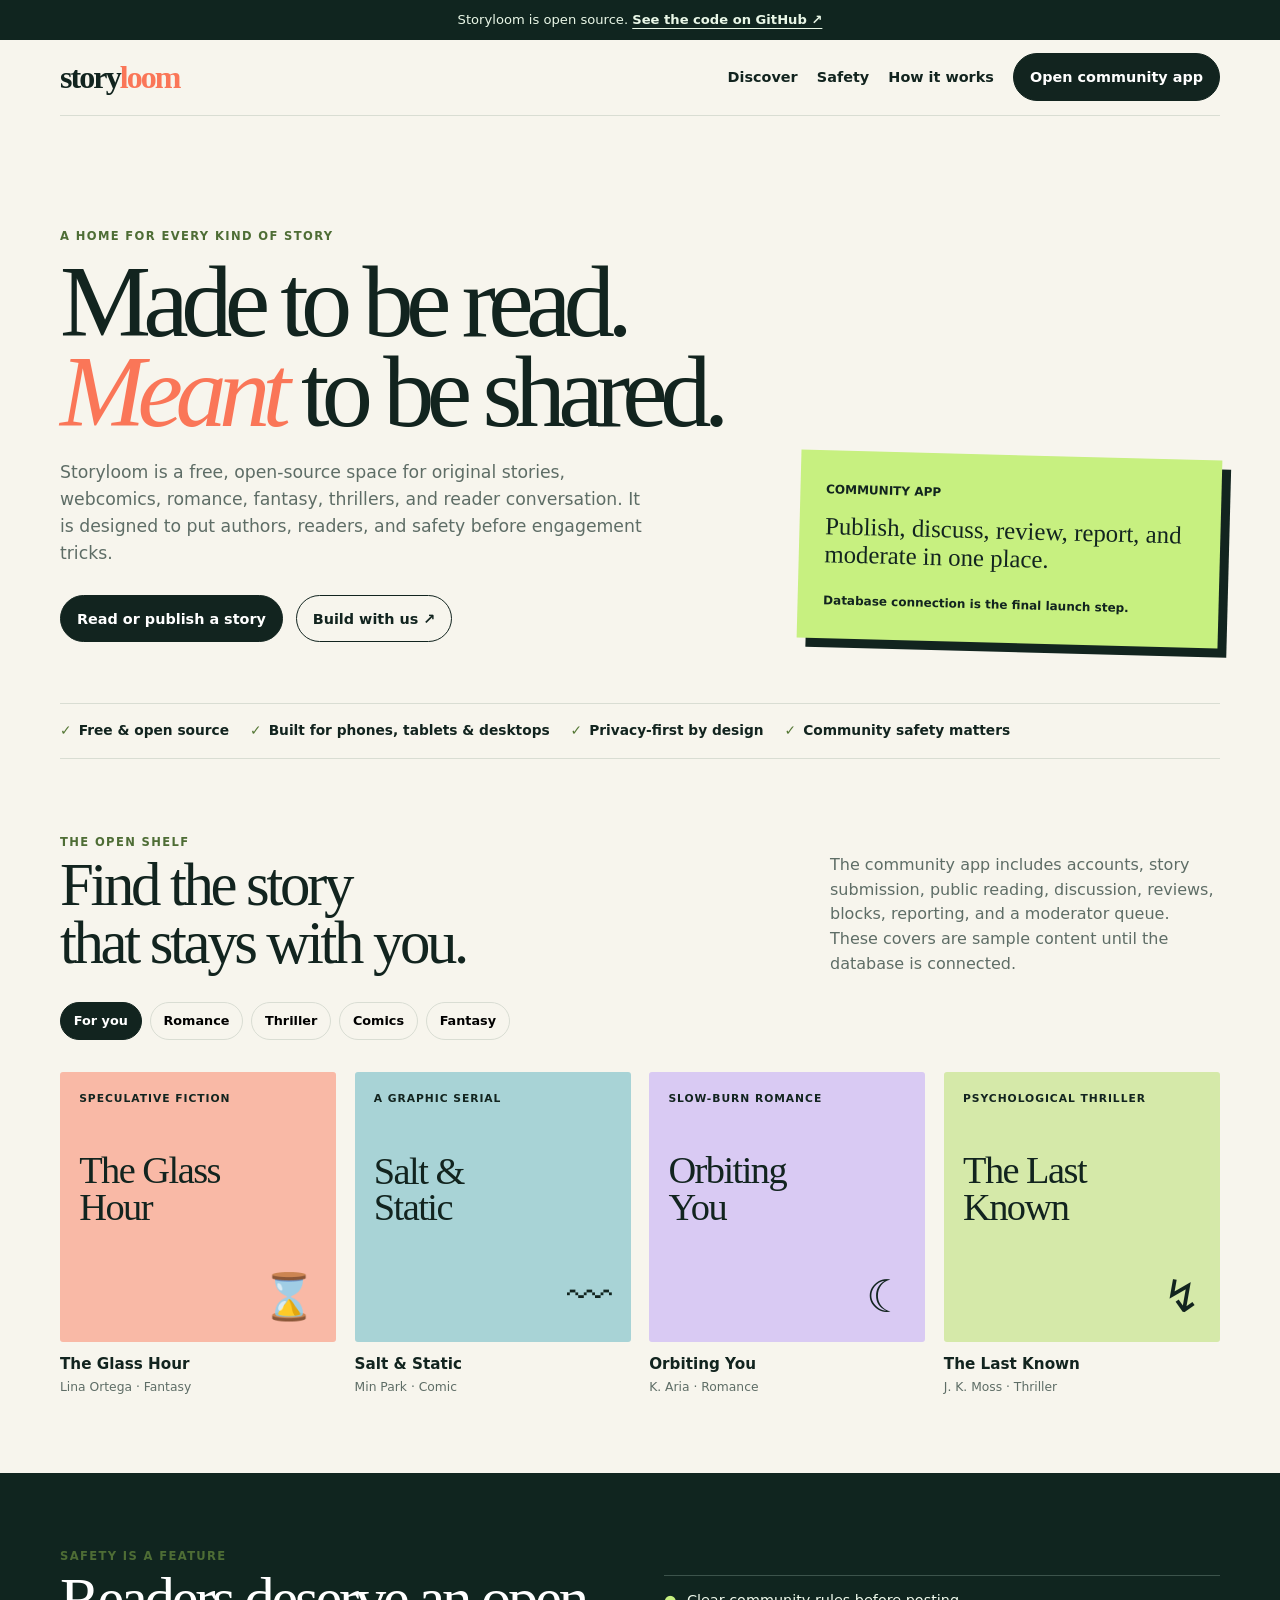
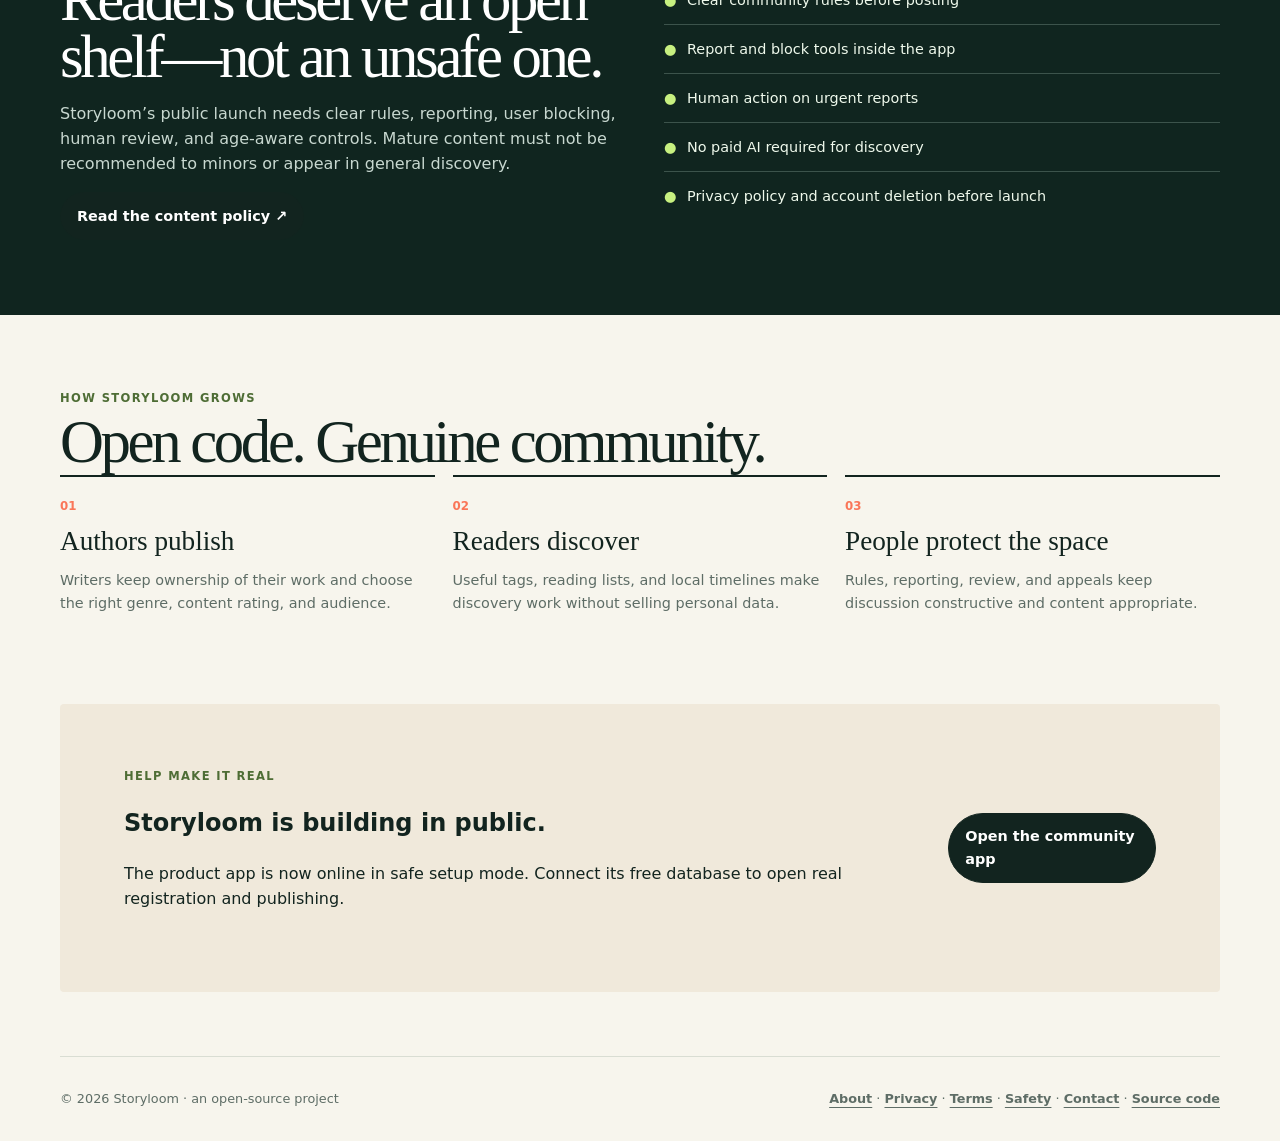
<file: site/index.html>
<!doctype html>
<html lang="en">
<head>
  <meta charset="utf-8">
  <meta name="viewport" content="width=device-width, initial-scale=1">
  <meta name="description" content="Storyloom is a free, open-source home for original stories, comics, romance, fantasy, thrillers, and thoughtful reader discussion.">
  <meta name="robots" content="index,follow,max-image-preview:large">
  <meta name="theme-color" content="#17342d">
  <link rel="canonical" href="https://dhruvguptaishere4050-creator.github.io/storyloom/">
  <link rel="manifest" href="manifest.webmanifest">
  <link rel="icon" href="favicon.svg" type="image/svg+xml">
  <meta property="og:type" content="website">
  <meta property="og:title" content="Storyloom — Open stories, safely shared">
  <meta property="og:description" content="A free, open-source home for original writing, comics, and reader communities.">
  <meta property="og:url" content="https://dhruvguptaishere4050-creator.github.io/storyloom/">
  <meta name="twitter:card" content="summary">
  <title>Storyloom — Open stories, safely shared</title>
  <script type="application/ld+json">
  {"@context":"https://schema.org","@type":"WebSite","name":"Storyloom","url":"https://dhruvguptaishere4050-creator.github.io/storyloom/","description":"A free, open-source home for original stories, comics, and reader communities."}
  </script>
  <style>
    :root{--ink:#12241f;--night:#10251f;--paper:#f7f5ed;--card:#fffdf7;--mint:#c7f080;--coral:#fa7658;--line:#d9ddd3;--muted:#5e6d66;--serif:Georgia,'Times New Roman',serif;--sans:Inter,ui-sans-serif,system-ui,-apple-system,'Segoe UI',sans-serif}
    *{box-sizing:border-box}html{scroll-behavior:smooth}body{margin:0;background:var(--paper);color:var(--ink);font-family:var(--sans);font-size:16px;line-height:1.55}.wrap{width:min(1160px,calc(100% - 40px));margin-inline:auto}a{color:inherit;text-underline-offset:4px}button{font:inherit}.skip{position:absolute;left:-999px;top:0;background:var(--ink);color:#fff;padding:12px;z-index:10}.skip:focus{left:12px;top:12px}.topbar{background:var(--night);color:#e9f7e7;font-size:.82rem;text-align:center;padding:.6rem 1rem}.topbar a{font-weight:800}.site-header{min-height:76px;display:flex;align-items:center;justify-content:space-between;border-bottom:1px solid var(--line);gap:20px}.logo{font:800 clamp(1.55rem,3vw,2rem)/1 var(--serif);text-decoration:none;letter-spacing:-.06em}.logo span{color:var(--coral)}.nav{display:flex;align-items:center;gap:1.2rem;font-size:.9rem;font-weight:700}.nav a{text-decoration:none}.button{display:inline-flex;align-items:center;justify-content:center;gap:.5rem;border:1px solid var(--ink);border-radius:999px;padding:.72rem 1rem;background:var(--ink);color:#fff;text-decoration:none;font-size:.9rem;font-weight:800;cursor:pointer;transition:transform .18s ease,box-shadow .18s ease}.button:hover,.button:focus-visible{transform:translateY(-2px);box-shadow:0 5px 0 var(--coral)}.button.alt{background:transparent;color:var(--ink)}.hero{padding:clamp(4rem,9vw,7rem) 0 3.8rem;display:grid;grid-template-columns:1.18fr .72fr;align-items:end;gap:3rem}.eyebrow{font-size:.72rem;font-weight:900;letter-spacing:.12em;text-transform:uppercase;color:#4e6d35}.hero h1{font:normal clamp(3.3rem,8vw,6.8rem)/.88 var(--serif);letter-spacing:-.075em;margin:.7rem 0 1.4rem;max-width:760px}.hero h1 em{color:var(--coral);font-weight:normal}.hero p{color:var(--muted);max-width:590px;font-size:1.08rem}.hero-actions{display:flex;flex-wrap:wrap;gap:.8rem;margin-top:1.8rem}.reader-note{background:var(--mint);padding:1.6rem;rotate:1.5deg;box-shadow:9px 9px 0 var(--ink)}.reader-note p{font:normal 1.55rem/1.12 var(--serif);color:var(--ink);margin:.75rem 0 1.2rem}.reader-note small{font-size:.75rem;font-weight:800}.promise{border-top:1px solid var(--line);border-bottom:1px solid var(--line);padding:1rem 0;display:flex;gap:1.3rem;flex-wrap:wrap;font-size:.86rem;font-weight:700}.promise span::before{content:'✓';color:#547735;font-weight:900;margin-right:.45rem}.section{padding:4.7rem 0}.section-heading{display:flex;justify-content:space-between;gap:1.5rem;align-items:end;margin-bottom:1.6rem}.section h2{font:normal clamp(2.2rem,5vw,3.8rem)/.95 var(--serif);letter-spacing:-.055em;margin:.3rem 0}.section-heading p{max-width:390px;color:var(--muted);margin:0}.filters{display:flex;gap:.5rem;overflow:auto;padding:0 0 1rem;margin-bottom:1rem}.filter{white-space:nowrap;border:1px solid var(--line);border-radius:999px;background:transparent;padding:.5rem .8rem;font-size:.8rem;font-weight:800;cursor:pointer}.filter[aria-pressed='true'],.filter:hover{background:var(--ink);color:#fff;border-color:var(--ink)}.stories{display:grid;grid-template-columns:repeat(4,1fr);gap:1.15rem}.story{min-width:0}.cover{height:270px;padding:1.2rem;border-radius:3px;display:flex;flex-direction:column;justify-content:space-between;transition:transform .2s ease}.story:hover .cover{transform:translateY(-5px)}.cover small{font-size:.67rem;letter-spacing:.09em;text-transform:uppercase;font-weight:900}.cover strong{font:normal clamp(1.65rem,3vw,2.5rem)/.95 var(--serif);letter-spacing:-.04em;max-width:9ch}.cover i{font:normal 2.8rem var(--serif);align-self:end}.peach{background:#f9b9a6}.blue{background:#a8d3d6}.lilac{background:#d9caf3}.green{background:#d5e9a9}.story h3{font-size:.95rem;margin:.7rem 0 .1rem}.story p{font-size:.77rem;color:var(--muted);margin:0}.notice{background:var(--night);color:#eff9ec}.notice-grid{display:grid;grid-template-columns:1fr 1fr;gap:3rem;align-items:start}.notice h2{color:#fff}.notice p{color:#c8d8d0}.checks{margin:1.7rem 0 0;padding:0;list-style:none}.checks li{border-top:1px solid #3c534b;padding:.8rem 0;font-size:.9rem}.checks li::before{content:'●';color:var(--mint);margin-right:.65rem}.how{display:grid;grid-template-columns:repeat(3,1fr);gap:1.1rem;counter-reset:step}.step{border-top:2px solid var(--ink);padding-top:1rem;counter-increment:step}.step::before{content:'0' counter(step);font:800 .74rem var(--sans);color:var(--coral)}.step h3{font:normal 1.7rem/1 var(--serif);margin:.6rem 0}.step p{color:var(--muted);font-size:.9rem}.cta{background:#f0e9db;border-radius:4px;padding:clamp(1.6rem,5vw,4rem);display:flex;justify-content:space-between;align-items:center;gap:1.5rem}.cta h2{max-width:630px}.site-footer{border-top:1px solid var(--line);padding:2rem 0;margin-top:4rem;display:flex;justify-content:space-between;gap:1rem;flex-wrap:wrap;color:var(--muted);font-size:.8rem}.site-footer a{font-weight:800}.dialog{border:0;padding:0;background:transparent;width:min(530px,calc(100% - 32px))}.dialog::backdrop{background:rgb(13 30 24 / .65)}.dialog-box{background:var(--card);padding:2rem;box-shadow:10px 10px 0 var(--mint)}.dialog h2{font:normal 2.3rem/1 var(--serif);margin:.5rem 0}.dialog p{color:var(--muted)}.dialog menu{padding:0;margin:1.5rem 0 0;display:flex;gap:.7rem;justify-content:flex-end}.dialog button{border:0}.close{background:transparent;color:var(--ink);font-weight:800;text-decoration:underline;cursor:pointer}
    @media (max-width:760px){.wrap{width:min(100% - 32px,1160px)}.nav a:not(.button){display:none}.hero,.notice-grid{grid-template-columns:1fr}.hero{padding-top:4rem;gap:2rem}.reader-note{max-width:390px;justify-self:start}.stories{grid-template-columns:repeat(2,1fr);gap:.8rem}.cover{height:205px}.section{padding:3.5rem 0}.section-heading{display:block}.section-heading p{margin-top:.7rem}.how{grid-template-columns:1fr}.cta{display:block}.cta .button{margin-top:1rem}}@media (max-width:390px){.stories{grid-template-columns:1fr}.cover{height:180px}}@media (prefers-reduced-motion:reduce){html{scroll-behavior:auto}*,*:before,*:after{transition-duration:.01ms!important;animation-duration:.01ms!important}}
  </style>
</head>
<body>
  <a class="skip" href="#main">Skip to stories</a>
  <div class="topbar">Storyloom is open source. <a href="https://github.com/dhruvguptaishere4050-creator/storyloom" target="_blank" rel="noreferrer">See the code on GitHub ↗</a></div>
  <header class="wrap site-header"><a class="logo" href="./" aria-label="Storyloom home">story<span>loom</span></a><nav class="nav" aria-label="Main navigation"><a href="#discover">Discover</a><a href="#safety">Safety</a><a href="#how">How it works</a><a class="button" href="app/">Open community app</a></nav></header>
  <main id="main">
    <section class="wrap hero"><div><div class="eyebrow">A home for every kind of story</div><h1>Made to be read.<br><em>Meant</em> to be shared.</h1><p>Storyloom is a free, open-source space for original stories, webcomics, romance, fantasy, thrillers, and reader conversation. It is designed to put authors, readers, and safety before engagement tricks.</p><div class="hero-actions"><a class="button" href="app/">Read or publish a story</a><a class="button alt" href="https://github.com/dhruvguptaishere4050-creator/storyloom" target="_blank" rel="noreferrer">Build with us ↗</a></div></div><aside class="reader-note" aria-label="Storyloom community app"><small>COMMUNITY APP</small><p>Publish, discuss, review, report, and moderate in one place.</p><small>Database connection is the final launch step.</small></aside></section>
    <div class="wrap promise"><span>Free &amp; open source</span><span>Built for phones, tablets &amp; desktops</span><span>Privacy-first by design</span><span>Community safety matters</span></div>
    <section class="wrap section" id="discover"><div class="section-heading"><div><div class="eyebrow">The open shelf</div><h2>Find the story<br>that stays with you.</h2></div><p>The community app includes accounts, story submission, public reading, discussion, reviews, blocks, reporting, and a moderator queue. These covers are sample content until the database is connected.</p></div><div class="filters" aria-label="Filter sample stories"><button class="filter" type="button" data-genre="All" aria-pressed="true">For you</button><button class="filter" type="button" data-genre="Romance" aria-pressed="false">Romance</button><button class="filter" type="button" data-genre="Thriller" aria-pressed="false">Thriller</button><button class="filter" type="button" data-genre="Comic" aria-pressed="false">Comics</button><button class="filter" type="button" data-genre="Fantasy" aria-pressed="false">Fantasy</button></div><div class="stories" id="story-shelf"><article class="story" data-genre="Fantasy"><div class="cover peach"><small>Speculative fiction</small><strong>The Glass Hour</strong><i>⌛</i></div><h3>The Glass Hour</h3><p>Lina Ortega · Fantasy</p></article><article class="story" data-genre="Comic"><div class="cover blue"><small>A graphic serial</small><strong>Salt &amp; Static</strong><i>〰</i></div><h3>Salt &amp; Static</h3><p>Min Park · Comic</p></article><article class="story" data-genre="Romance"><div class="cover lilac"><small>Slow-burn romance</small><strong>Orbiting You</strong><i>☾</i></div><h3>Orbiting You</h3><p>K. Aria · Romance</p></article><article class="story" data-genre="Thriller"><div class="cover green"><small>Psychological thriller</small><strong>The Last Known</strong><i>↯</i></div><h3>The Last Known</h3><p>J. K. Moss · Thriller</p></article></div></section>
    <section class="notice" id="safety"><div class="wrap section notice-grid"><div><div class="eyebrow">Safety is a feature</div><h2>Readers deserve an open shelf—not an unsafe one.</h2><p>Storyloom’s public launch needs clear rules, reporting, user blocking, human review, and age-aware controls. Mature content must not be recommended to minors or appear in general discovery.</p><a class="button" href="https://github.com/dhruvguptaishere4050-creator/storyloom/blob/main/CONTENT_POLICY.md" target="_blank" rel="noreferrer">Read the content policy ↗</a></div><ul class="checks"><li>Clear community rules before posting</li><li>Report and block tools inside the app</li><li>Human action on urgent reports</li><li>No paid AI required for discovery</li><li>Privacy policy and account deletion before launch</li></ul></div></section>
    <section class="wrap section" id="how"><div class="eyebrow">How Storyloom grows</div><h2>Open code. Genuine community.</h2><div class="how"><article class="step"><h3>Authors publish</h3><p>Writers keep ownership of their work and choose the right genre, content rating, and audience.</p></article><article class="step"><h3>Readers discover</h3><p>Useful tags, reading lists, and local timelines make discovery work without selling personal data.</p></article><article class="step"><h3>People protect the space</h3><p>Rules, reporting, review, and appeals keep discussion constructive and content appropriate.</p></article></div></section>
    <section class="wrap cta"><div><div class="eyebrow">Help make it real</div><h2>Storyloom is building in public.</h2><p>The product app is now online in safe setup mode. Connect its free database to open real registration and publishing.</p></div><a class="button" href="app/">Open the community app</a></section>
  </main>
  <footer class="wrap site-footer"><span>© 2026 Storyloom · an open-source project</span><span><a href="about.html">About</a> · <a href="privacy.html">Privacy</a> · <a href="terms.html">Terms</a> · <a href="safety.html">Safety</a> · <a href="contact.html">Contact</a> · <a href="https://github.com/dhruvguptaishere4050-creator/storyloom" target="_blank" rel="noreferrer">Source code</a></span></footer>
  <dialog class="dialog" aria-labelledby="publish-title"><div class="dialog-box"><div class="eyebrow">Publishing is coming</div><h2 id="publish-title">We are preparing the safe version first.</h2><p>The public site is online, but the account and publishing server is not open yet. This prevents collecting writers’ work before secure login, reporting, moderation, and backups are in place.</p><menu><button class="close" type="button" data-close-dialog>Close</button><a class="button" href="https://github.com/dhruvguptaishere4050-creator/storyloom" target="_blank" rel="noreferrer">Follow development ↗</a></menu></div></dialog>
  <script>
    const dialog=document.querySelector('.dialog');const openDialog=document.querySelector('[data-open-dialog]');if(openDialog){openDialog.addEventListener('click',()=>dialog.showModal());document.querySelector('[data-close-dialog]').addEventListener('click',()=>dialog.close());}
    document.querySelectorAll('.filter').forEach(button=>button.addEventListener('click',()=>{const genre=button.dataset.genre;document.querySelectorAll('.filter').forEach(item=>item.setAttribute('aria-pressed',String(item===button)));document.querySelectorAll('.story').forEach(card=>card.hidden=genre!=='All'&&card.dataset.genre!==genre)}));
    if('serviceWorker' in navigator){navigator.serviceWorker.register('./sw.js').catch(()=>{});}
  </script>
</body>
</html>
</file>
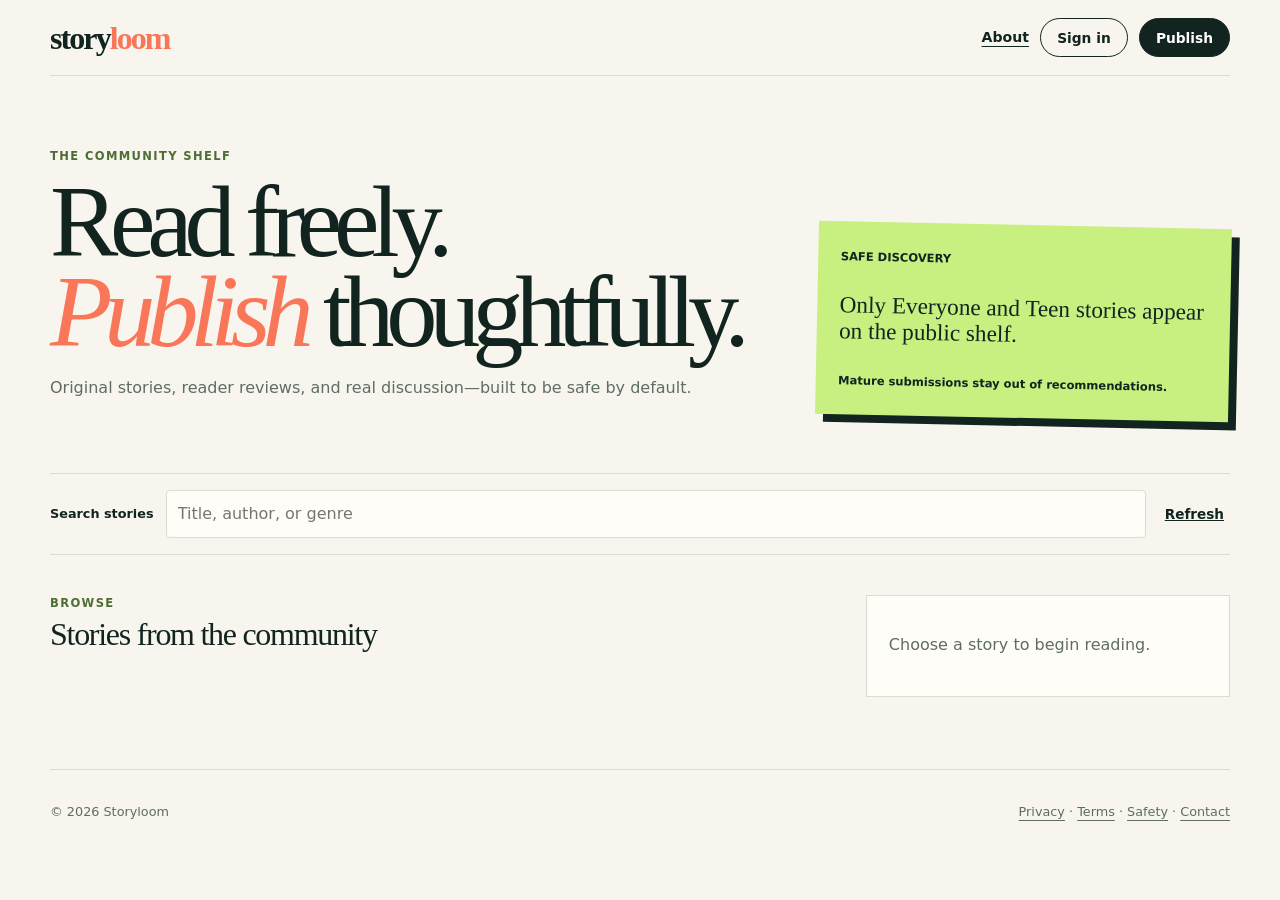
<file: site/app/index.html>
<!doctype html>
<html lang="en">
<head>
  <meta charset="utf-8">
  <meta name="viewport" content="width=device-width, initial-scale=1">
  <meta name="description" content="Read, publish, review, and discuss original stories on Storyloom.">
  <meta http-equiv="Content-Security-Policy" content="default-src 'self'; script-src 'self' https://esm.sh; connect-src 'self' https://*.supabase.co; style-src 'self'; img-src 'self' data:; font-src 'self'; base-uri 'none'; form-action 'self'; frame-ancestors 'none'">
  <meta name="robots" content="noindex,nofollow">
  <meta name="theme-color" content="#12241f">
  <link rel="icon" href="../favicon.svg" type="image/svg+xml">
  <link rel="stylesheet" href="app.css">
  <link rel="stylesheet" href="visibility.css">
  <title>Storyloom Community App</title>
</head>
<body>
  <a class="skip" href="#main">Skip to stories</a>
  <header class="site-header"><a class="logo" href="../" aria-label="Storyloom home">story<span>loom</span></a><nav><a href="../about.html">About</a><button class="button outline" id="auth-button" type="button">Sign in</button><button class="button" id="publish-button" type="button">Publish</button></nav></header>
  <main id="main">
    <section class="setup panel" id="setup-panel" hidden><div class="eyebrow">Private setup required</div><h1>Connect the Storyloom database.</h1><p>The reader and publisher app is built, but it will not collect accounts or stories until its secure database is configured. This prevents public data from being stored in an unprotected demo.</p><a class="button" href="https://github.com/dhruvguptaishere4050-creator/storyloom/blob/main/site/app/README.md" target="_blank" rel="noreferrer">Open setup instructions ↗</a></section>
    <section class="hero"><div><div class="eyebrow">The community shelf</div><h1>Read freely.<br><em>Publish</em> thoughtfully.</h1><p>Original stories, reader reviews, and real discussion—built to be safe by default.</p></div><aside class="reader-note"><small>SAFE DISCOVERY</small><p>Only Everyone and Teen stories appear on the public shelf.</p><small>Mature submissions stay out of recommendations.</small></aside></section>
    <p id="notice" class="notice" role="status" hidden></p>
    <section class="toolbar"><label class="search-label" for="search">Search stories</label><input id="search" type="search" maxlength="80" placeholder="Title, author, or genre"><button id="refresh-button" class="text-button" type="button">Refresh</button></section>
    <section class="layout"><div><section aria-labelledby="shelf-heading"><div class="section-heading"><div><div class="eyebrow">Browse</div><h2 id="shelf-heading">Stories from the community</h2></div><span id="story-count"></span></div><div id="story-list" class="story-list" aria-live="polite"></div></section><section id="writer-panel" class="panel" hidden><div class="eyebrow">Publish safely</div><h2>Submit a story for review</h2><p class="muted">Submissions start as pending. A moderator must approve a story before it can be read publicly.</p><form id="story-form"><label>Title<input name="title" required minlength="2" maxlength="160"></label><label>Genre<input name="genre" required minlength="2" maxlength="50" placeholder="Fantasy, Romance, Comic…"></label><label>Public summary<textarea name="summary" required minlength="20" maxlength="1000" rows="3"></textarea></label><label>Story text<textarea name="body" required minlength="50" maxlength="50000" rows="12"></textarea></label><label>Content rating<select name="contentRating" required><option value="everyone">Everyone</option><option value="teen">Teen</option><option value="mature">Mature — never recommended publicly</option></select></label><button class="button" type="submit">Submit for review</button></form></section><section id="my-stories-panel" class="panel" hidden><div class="eyebrow">Your writing</div><h2>Submission status</h2><div id="my-stories-list" class="moderation-list"></div></section><section id="moderation-panel" class="panel" hidden><div class="eyebrow">Moderator queue</div><h2>Pending stories</h2><div id="moderation-list" class="moderation-list"></div></section><section id="reports-panel" class="panel" hidden><div class="eyebrow">Community safety</div><h2>Open reports</h2><div id="reports-list" class="moderation-list"></div></section></div><aside class="detail panel" id="story-detail"><p class="muted">Choose a story to begin reading.</p></aside></section>
  </main>
  <dialog id="auth-dialog" class="dialog" aria-labelledby="auth-title"><form class="dialog-box" id="auth-form"><button class="close" id="auth-close" type="button" aria-label="Close">×</button><div class="eyebrow">Your Storyloom account</div><h2 id="auth-title">Sign in</h2><p class="muted" id="auth-copy">Sign in to comment, review, report, block, or submit a story.</p><label id="display-name-label" hidden>Display name<input name="displayName" minlength="2" maxlength="40" autocomplete="nickname"></label><label id="terms-label" hidden><span><input name="terms" type="checkbox"> I am at least 13 and accept the <a href="../terms.html" target="_blank" rel="noreferrer">Terms</a> and <a href="../privacy.html" target="_blank" rel="noreferrer">Privacy Notice</a>.</span></label><label>Email<input name="email" type="email" required autocomplete="email"></label><label>Password<input name="password" type="password" required minlength="12" autocomplete="current-password"></label><button class="button" id="auth-submit" type="submit">Sign in</button><button class="text-button" id="auth-mode" type="button">Need an account? Create one</button></form></dialog>
  <dialog id="report-dialog" class="dialog" aria-labelledby="report-title"><form class="dialog-box" id="report-form"><button class="close" id="report-close" type="button" aria-label="Close">×</button><div class="eyebrow">Community safety</div><h2 id="report-title">Report content</h2><p class="muted">Reports are visible only to you and moderators. Do not include passwords or other sensitive personal information.</p><label>What is the problem?<textarea name="reason" required minlength="5" maxlength="1000" rows="5"></textarea></label><button class="button" type="submit">Send report</button></form></dialog>
  <footer><span>© 2026 Storyloom</span><span><a href="../privacy.html">Privacy</a> · <a href="../terms.html">Terms</a> · <a href="../safety.html">Safety</a> · <a href="../contact.html">Contact</a></span></footer>
  <script src="config.js"></script><script type="module" src="app.js"></script>
</body></html>
</file>
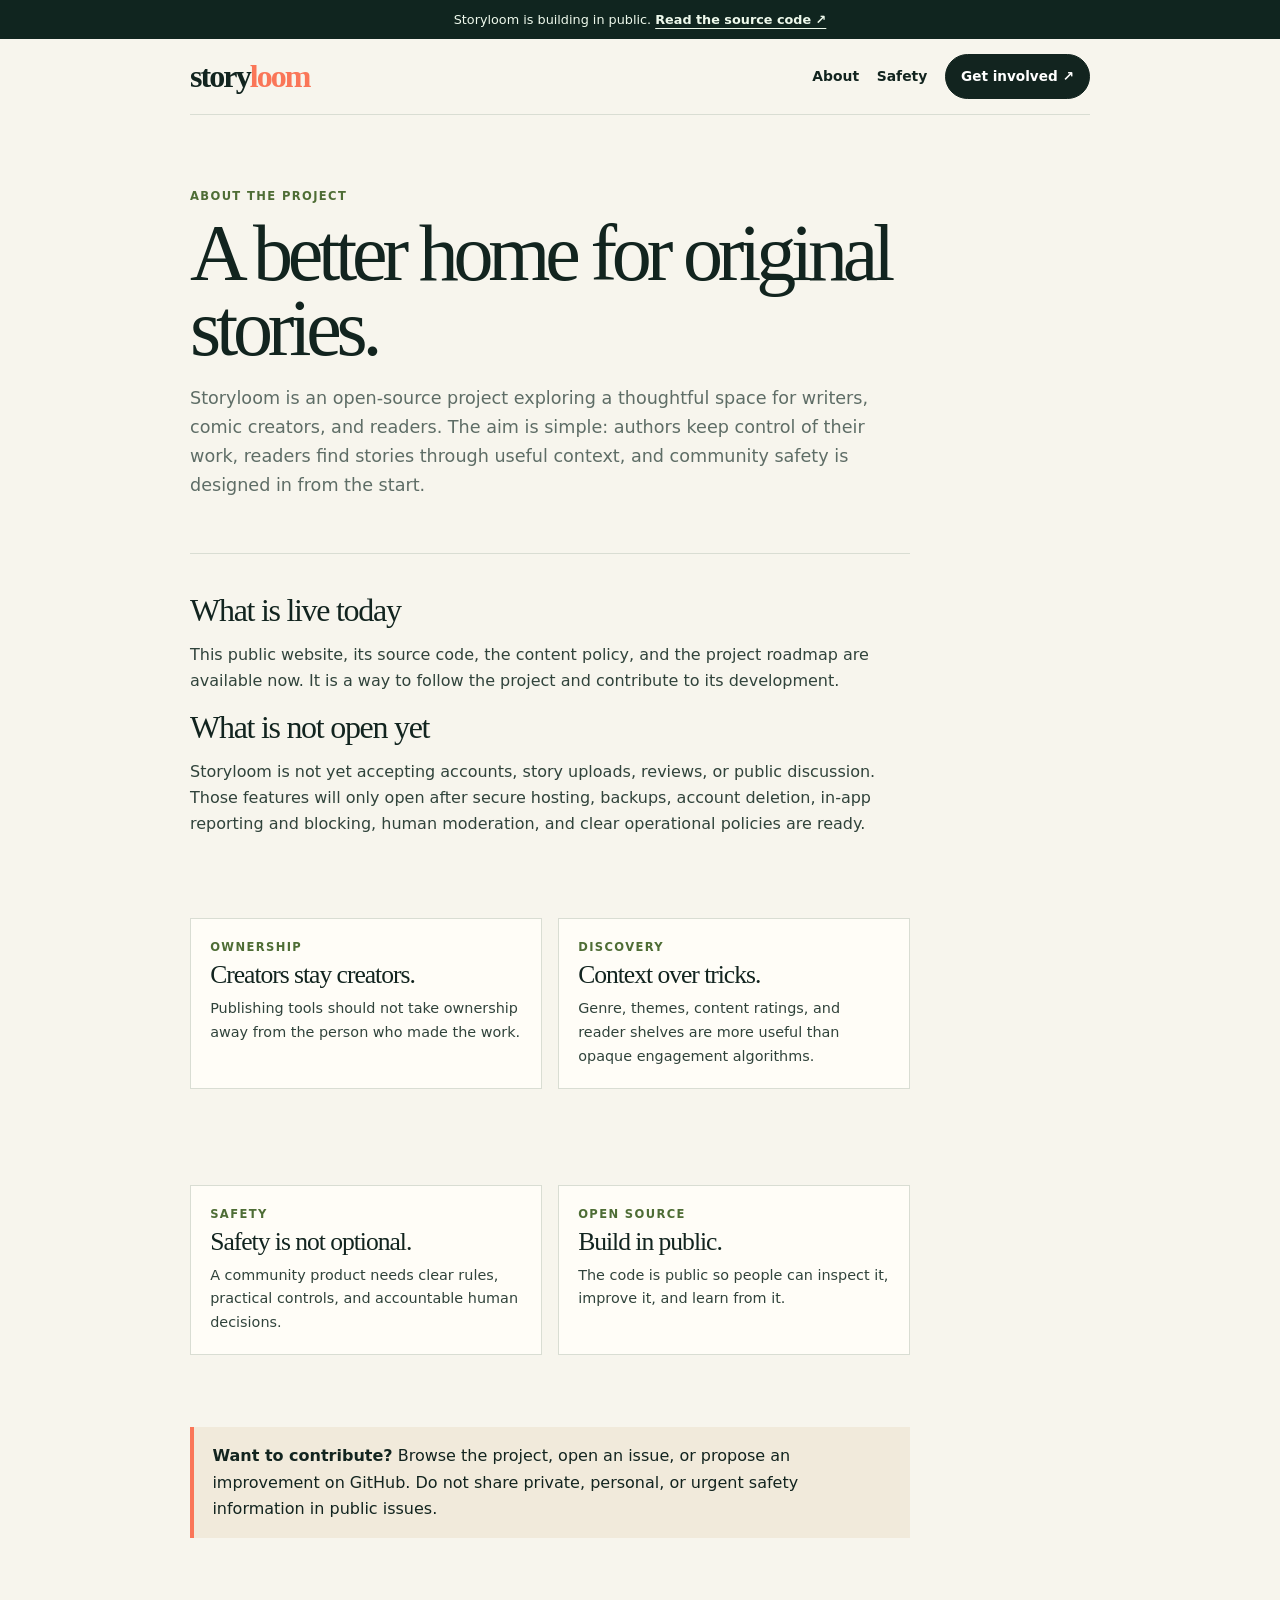
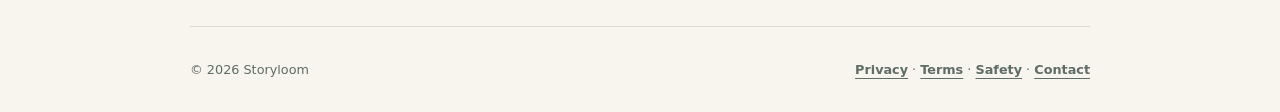
<file: site/about.html>
<!doctype html><html lang="en"><head><meta charset="utf-8"><meta name="viewport" content="width=device-width, initial-scale=1"><meta name="description" content="Learn about Storyloom, the free and open-source project for original stories, comics, and thoughtful reader communities."><meta name="robots" content="index,follow"><link rel="canonical" href="https://dhruvguptaishere4050-creator.github.io/storyloom/about.html"><link rel="icon" href="favicon.svg" type="image/svg+xml"><link rel="stylesheet" href="info.css"><title>About Storyloom — Open stories, safely shared</title></head><body><a class="skip" href="#main">Skip to content</a><div class="topbar">Storyloom is building in public. <a href="https://github.com/dhruvguptaishere4050-creator/storyloom" target="_blank" rel="noreferrer">Read the source code ↗</a></div><header class="wrap site-header"><a class="logo" href="./" aria-label="Storyloom home">story<span>loom</span></a><nav aria-label="Main navigation"><a href="about.html">About</a><a href="safety.html">Safety</a><a class="button" href="https://github.com/dhruvguptaishere4050-creator/storyloom" target="_blank" rel="noreferrer">Get involved ↗</a></nav></header><main class="wrap" id="main"><section class="hero"><div class="eyebrow">About the project</div><h1>A better home for original stories.</h1><p>Storyloom is an open-source project exploring a thoughtful space for writers, comic creators, and readers. The aim is simple: authors keep control of their work, readers find stories through useful context, and community safety is designed in from the start.</p></section><article><h2>What is live today</h2><p>This public website, its source code, the content policy, and the project roadmap are available now. It is a way to follow the project and contribute to its development.</p><h2>What is not open yet</h2><p>Storyloom is not yet accepting accounts, story uploads, reviews, or public discussion. Those features will only open after secure hosting, backups, account deletion, in-app reporting and blocking, human moderation, and clear operational policies are ready.</p></article><section class="cards" aria-label="Project principles"><article class="card"><div class="eyebrow">Ownership</div><h2>Creators stay creators.</h2><p>Publishing tools should not take ownership away from the person who made the work.</p></article><article class="card"><div class="eyebrow">Discovery</div><h2>Context over tricks.</h2><p>Genre, themes, content ratings, and reader shelves are more useful than opaque engagement algorithms.</p></article><article class="card"><div class="eyebrow">Safety</div><h2>Safety is not optional.</h2><p>A community product needs clear rules, practical controls, and accountable human decisions.</p></article><article class="card"><div class="eyebrow">Open source</div><h2>Build in public.</h2><p>The code is public so people can inspect it, improve it, and learn from it.</p></article></section><div class="notice"><strong>Want to contribute?</strong> Browse the project, open an issue, or propose an improvement on GitHub. Do not share private, personal, or urgent safety information in public issues.</div></main><footer class="wrap site-footer"><span>© 2026 Storyloom</span><span><a href="privacy.html">Privacy</a> · <a href="terms.html">Terms</a> · <a href="safety.html">Safety</a> · <a href="contact.html">Contact</a></span></footer></body></html>
</file>
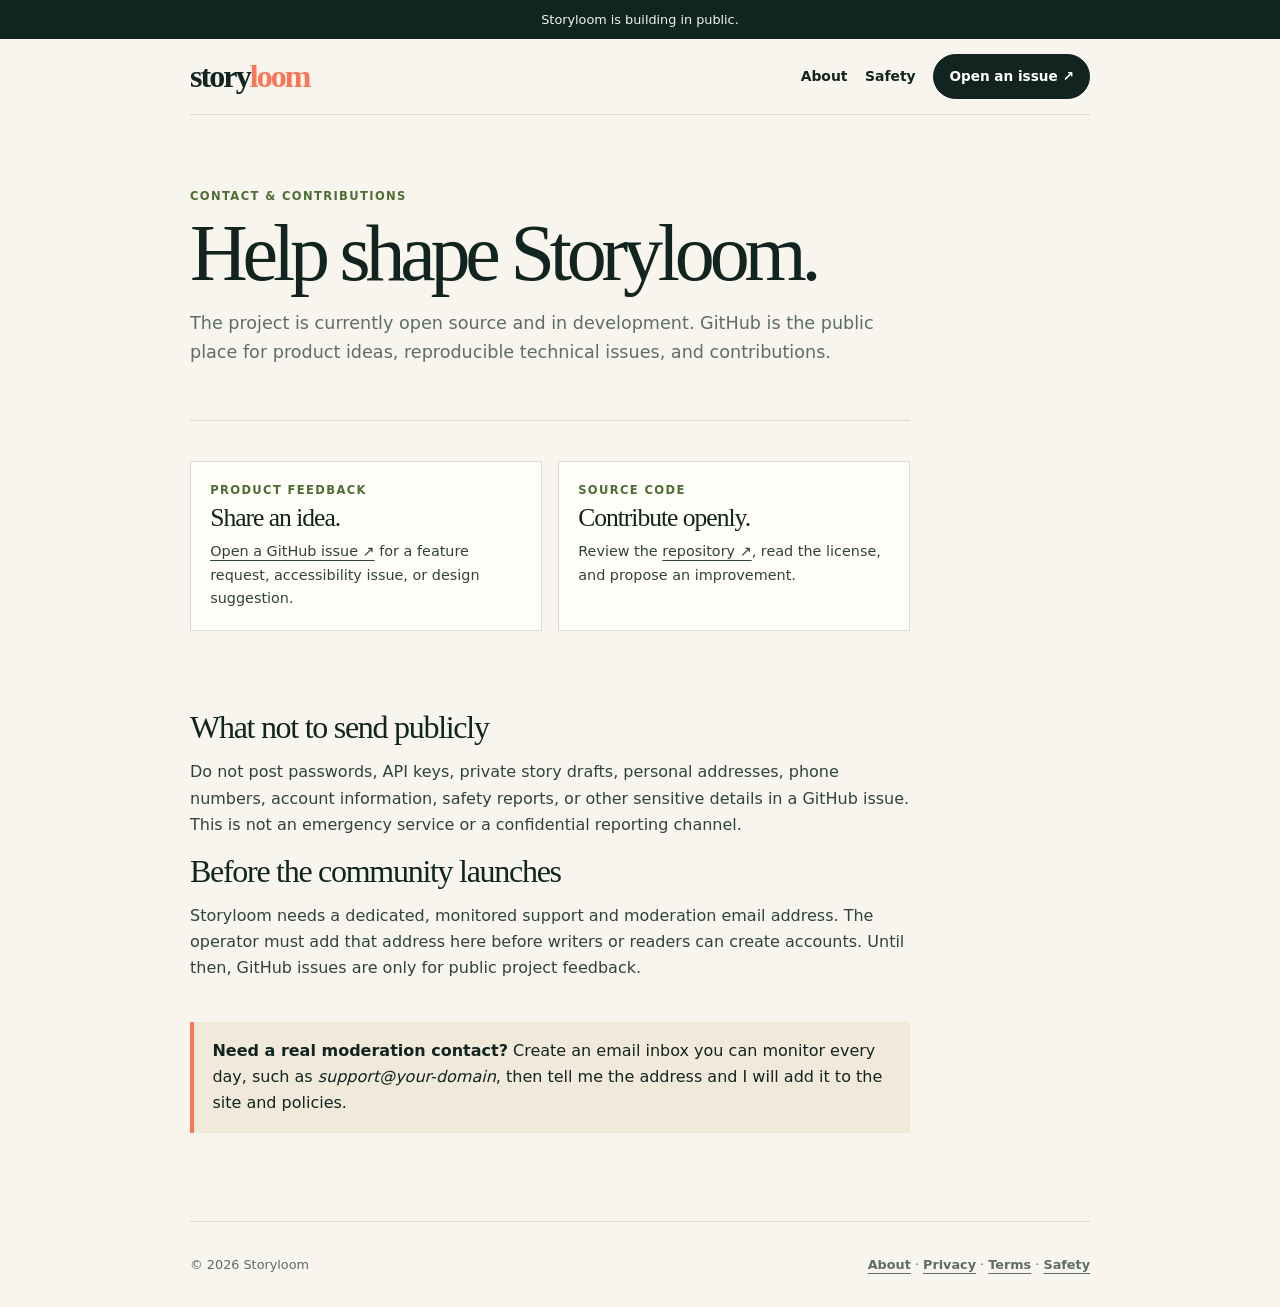
<file: site/contact.html>
<!doctype html><html lang="en"><head><meta charset="utf-8"><meta name="viewport" content="width=device-width, initial-scale=1"><meta name="description" content="Contact and contribution options for the open-source Storyloom project."><meta name="robots" content="index,follow"><link rel="canonical" href="https://dhruvguptaishere4050-creator.github.io/storyloom/contact.html"><link rel="icon" href="favicon.svg" type="image/svg+xml"><link rel="stylesheet" href="info.css"><title>Contact — Storyloom</title></head><body><a class="skip" href="#main">Skip to content</a><div class="topbar">Storyloom is building in public.</div><header class="wrap site-header"><a class="logo" href="./" aria-label="Storyloom home">story<span>loom</span></a><nav aria-label="Main navigation"><a href="about.html">About</a><a href="safety.html">Safety</a><a class="button" href="https://github.com/dhruvguptaishere4050-creator/storyloom/issues" target="_blank" rel="noreferrer">Open an issue ↗</a></nav></header><main class="wrap" id="main"><section class="hero"><div class="eyebrow">Contact &amp; contributions</div><h1>Help shape Storyloom.</h1><p>The project is currently open source and in development. GitHub is the public place for product ideas, reproducible technical issues, and contributions.</p></section><section class="cards"><article class="card"><div class="eyebrow">Product feedback</div><h2>Share an idea.</h2><p><a href="https://github.com/dhruvguptaishere4050-creator/storyloom/issues/new/choose" target="_blank" rel="noreferrer">Open a GitHub issue ↗</a> for a feature request, accessibility issue, or design suggestion.</p></article><article class="card"><div class="eyebrow">Source code</div><h2>Contribute openly.</h2><p>Review the <a href="https://github.com/dhruvguptaishere4050-creator/storyloom" target="_blank" rel="noreferrer">repository ↗</a>, read the license, and propose an improvement.</p></article></section><article><h2>What not to send publicly</h2><p>Do not post passwords, API keys, private story drafts, personal addresses, phone numbers, account information, safety reports, or other sensitive details in a GitHub issue. This is not an emergency service or a confidential reporting channel.</p><h2>Before the community launches</h2><p>Storyloom needs a dedicated, monitored support and moderation email address. The operator must add that address here before writers or readers can create accounts. Until then, GitHub issues are only for public project feedback.</p></article><div class="notice"><strong>Need a real moderation contact?</strong> Create an email inbox you can monitor every day, such as <em>support@your-domain</em>, then tell me the address and I will add it to the site and policies.</div></main><footer class="wrap site-footer"><span>© 2026 Storyloom</span><span><a href="about.html">About</a> · <a href="privacy.html">Privacy</a> · <a href="terms.html">Terms</a> · <a href="safety.html">Safety</a></span></footer></body></html>
</file>
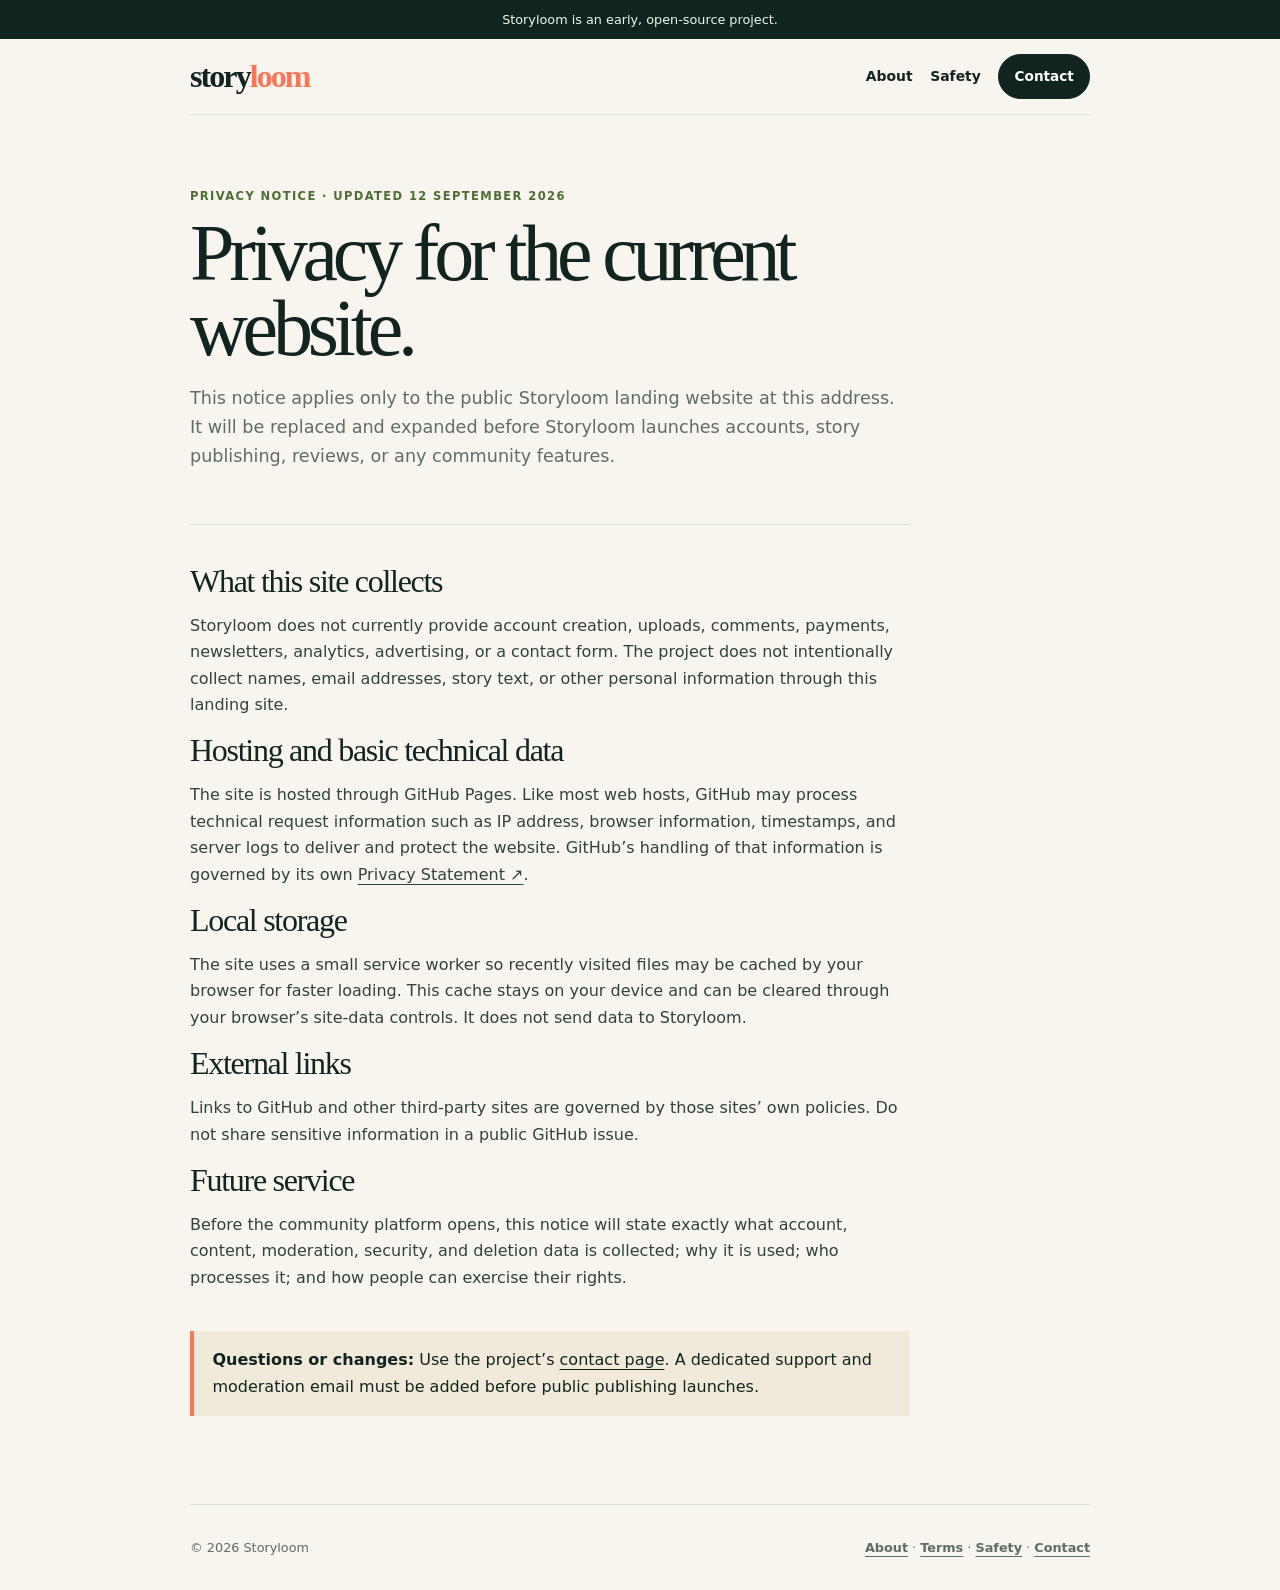
<file: site/privacy.html>
<!doctype html><html lang="en"><head><meta charset="utf-8"><meta name="viewport" content="width=device-width, initial-scale=1"><meta name="description" content="Storyloom's privacy notice for the current public website."><meta name="robots" content="index,follow"><link rel="canonical" href="https://dhruvguptaishere4050-creator.github.io/storyloom/privacy.html"><link rel="icon" href="favicon.svg" type="image/svg+xml"><link rel="stylesheet" href="info.css"><title>Privacy notice — Storyloom</title></head><body><a class="skip" href="#main">Skip to content</a><div class="topbar">Storyloom is an early, open-source project.</div><header class="wrap site-header"><a class="logo" href="./" aria-label="Storyloom home">story<span>loom</span></a><nav aria-label="Main navigation"><a href="about.html">About</a><a href="safety.html">Safety</a><a class="button" href="contact.html">Contact</a></nav></header><main class="wrap" id="main"><section class="hero"><div class="eyebrow">Privacy notice · Updated 12 September 2026</div><h1>Privacy for the current website.</h1><p>This notice applies only to the public Storyloom landing website at this address. It will be replaced and expanded before Storyloom launches accounts, story publishing, reviews, or any community features.</p></section><article><h2>What this site collects</h2><p>Storyloom does not currently provide account creation, uploads, comments, payments, newsletters, analytics, advertising, or a contact form. The project does not intentionally collect names, email addresses, story text, or other personal information through this landing site.</p><h2>Hosting and basic technical data</h2><p>The site is hosted through GitHub Pages. Like most web hosts, GitHub may process technical request information such as IP address, browser information, timestamps, and server logs to deliver and protect the website. GitHub’s handling of that information is governed by its own <a href="https://docs.github.com/site-policy/privacy-policies/github-privacy-statement" target="_blank" rel="noreferrer">Privacy Statement ↗</a>.</p><h2>Local storage</h2><p>The site uses a small service worker so recently visited files may be cached by your browser for faster loading. This cache stays on your device and can be cleared through your browser’s site-data controls. It does not send data to Storyloom.</p><h2>External links</h2><p>Links to GitHub and other third-party sites are governed by those sites’ own policies. Do not share sensitive information in a public GitHub issue.</p><h2>Future service</h2><p>Before the community platform opens, this notice will state exactly what account, content, moderation, security, and deletion data is collected; why it is used; who processes it; and how people can exercise their rights.</p></article><div class="notice"><strong>Questions or changes:</strong> Use the project’s <a href="contact.html">contact page</a>. A dedicated support and moderation email must be added before public publishing launches.</div></main><footer class="wrap site-footer"><span>© 2026 Storyloom</span><span><a href="about.html">About</a> · <a href="terms.html">Terms</a> · <a href="safety.html">Safety</a> · <a href="contact.html">Contact</a></span></footer></body></html>
</file>
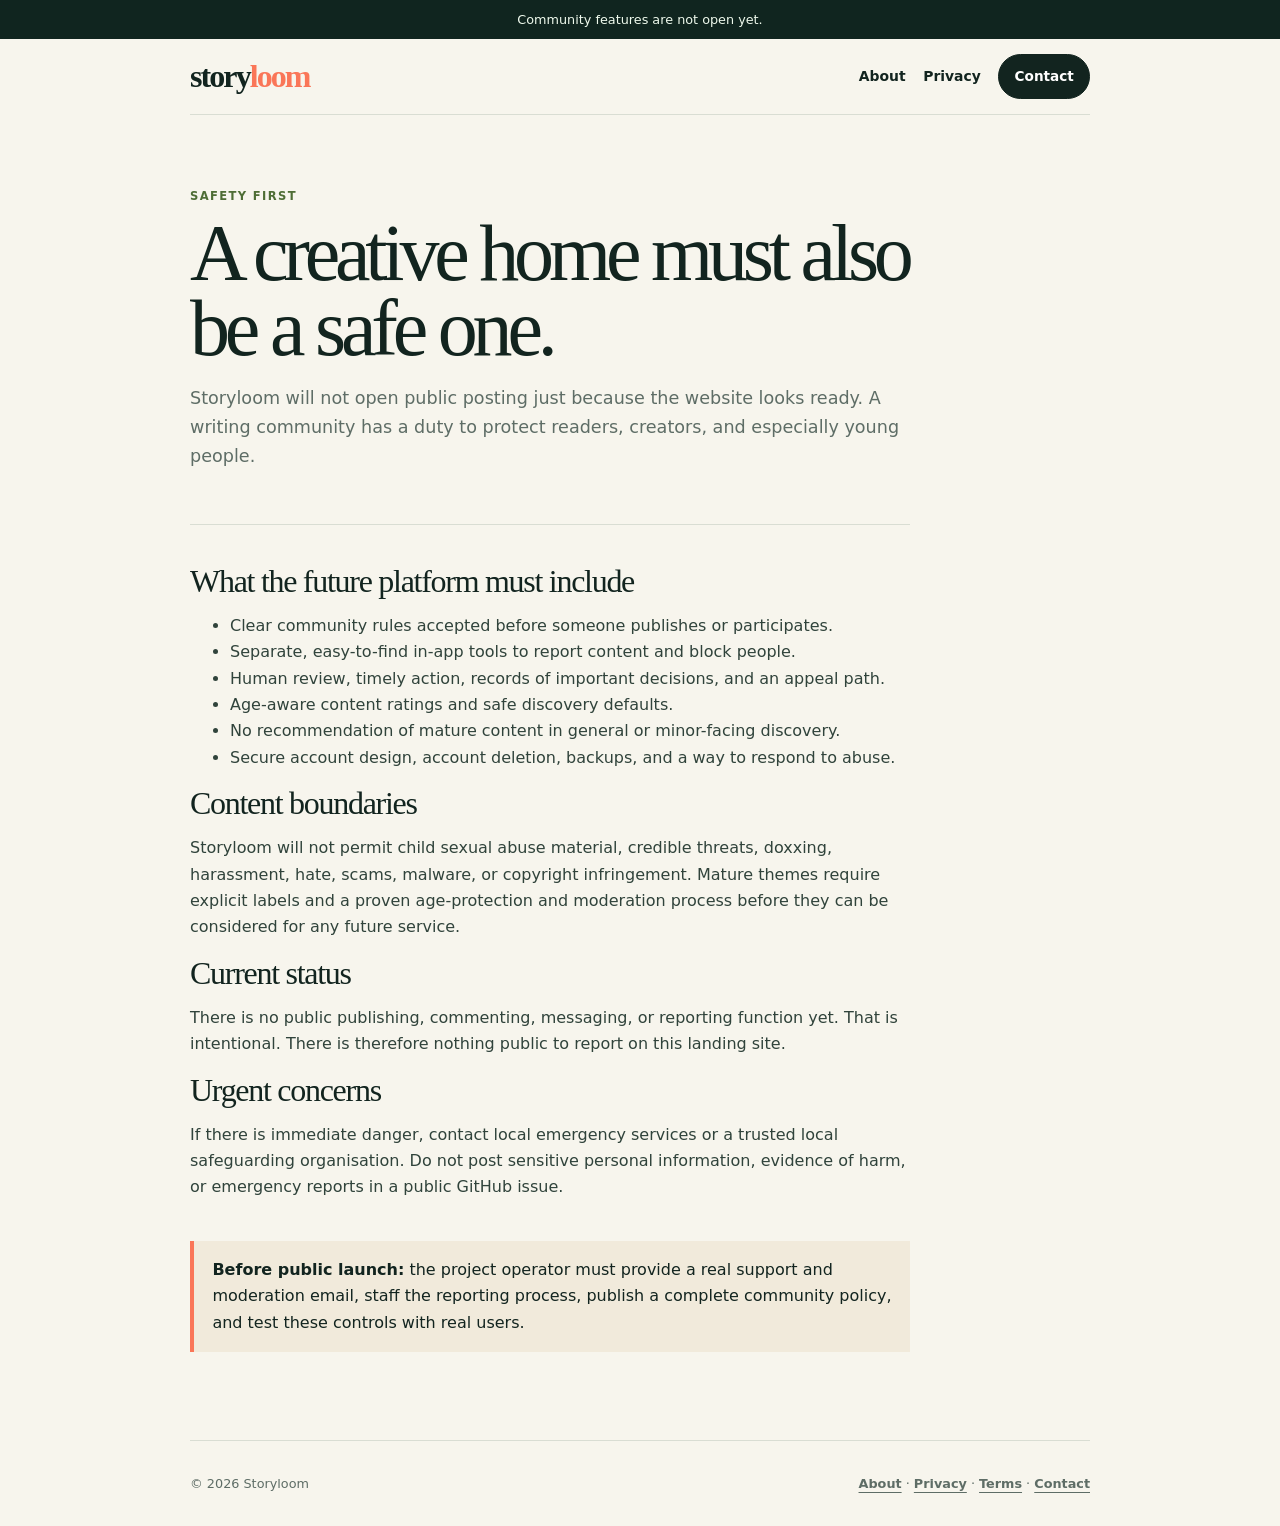
<file: site/safety.html>
<!doctype html><html lang="en"><head><meta charset="utf-8"><meta name="viewport" content="width=device-width, initial-scale=1"><meta name="description" content="Storyloom's safety-first plan for its future stories and reader community."><meta name="robots" content="index,follow"><link rel="canonical" href="https://dhruvguptaishere4050-creator.github.io/storyloom/safety.html"><link rel="icon" href="favicon.svg" type="image/svg+xml"><link rel="stylesheet" href="info.css"><title>Safety — Storyloom</title></head><body><a class="skip" href="#main">Skip to content</a><div class="topbar">Community features are not open yet.</div><header class="wrap site-header"><a class="logo" href="./" aria-label="Storyloom home">story<span>loom</span></a><nav aria-label="Main navigation"><a href="about.html">About</a><a href="privacy.html">Privacy</a><a class="button" href="contact.html">Contact</a></nav></header><main class="wrap" id="main"><section class="hero"><div class="eyebrow">Safety first</div><h1>A creative home must also be a safe one.</h1><p>Storyloom will not open public posting just because the website looks ready. A writing community has a duty to protect readers, creators, and especially young people.</p></section><article><h2>What the future platform must include</h2><ul><li>Clear community rules accepted before someone publishes or participates.</li><li>Separate, easy-to-find in-app tools to report content and block people.</li><li>Human review, timely action, records of important decisions, and an appeal path.</li><li>Age-aware content ratings and safe discovery defaults.</li><li>No recommendation of mature content in general or minor-facing discovery.</li><li>Secure account design, account deletion, backups, and a way to respond to abuse.</li></ul><h2>Content boundaries</h2><p>Storyloom will not permit child sexual abuse material, credible threats, doxxing, harassment, hate, scams, malware, or copyright infringement. Mature themes require explicit labels and a proven age-protection and moderation process before they can be considered for any future service.</p><h2>Current status</h2><p>There is no public publishing, commenting, messaging, or reporting function yet. That is intentional. There is therefore nothing public to report on this landing site.</p><h2>Urgent concerns</h2><p>If there is immediate danger, contact local emergency services or a trusted local safeguarding organisation. Do not post sensitive personal information, evidence of harm, or emergency reports in a public GitHub issue.</p></article><div class="notice"><strong>Before public launch:</strong> the project operator must provide a real support and moderation email, staff the reporting process, publish a complete community policy, and test these controls with real users.</div></main><footer class="wrap site-footer"><span>© 2026 Storyloom</span><span><a href="about.html">About</a> · <a href="privacy.html">Privacy</a> · <a href="terms.html">Terms</a> · <a href="contact.html">Contact</a></span></footer></body></html>
</file>
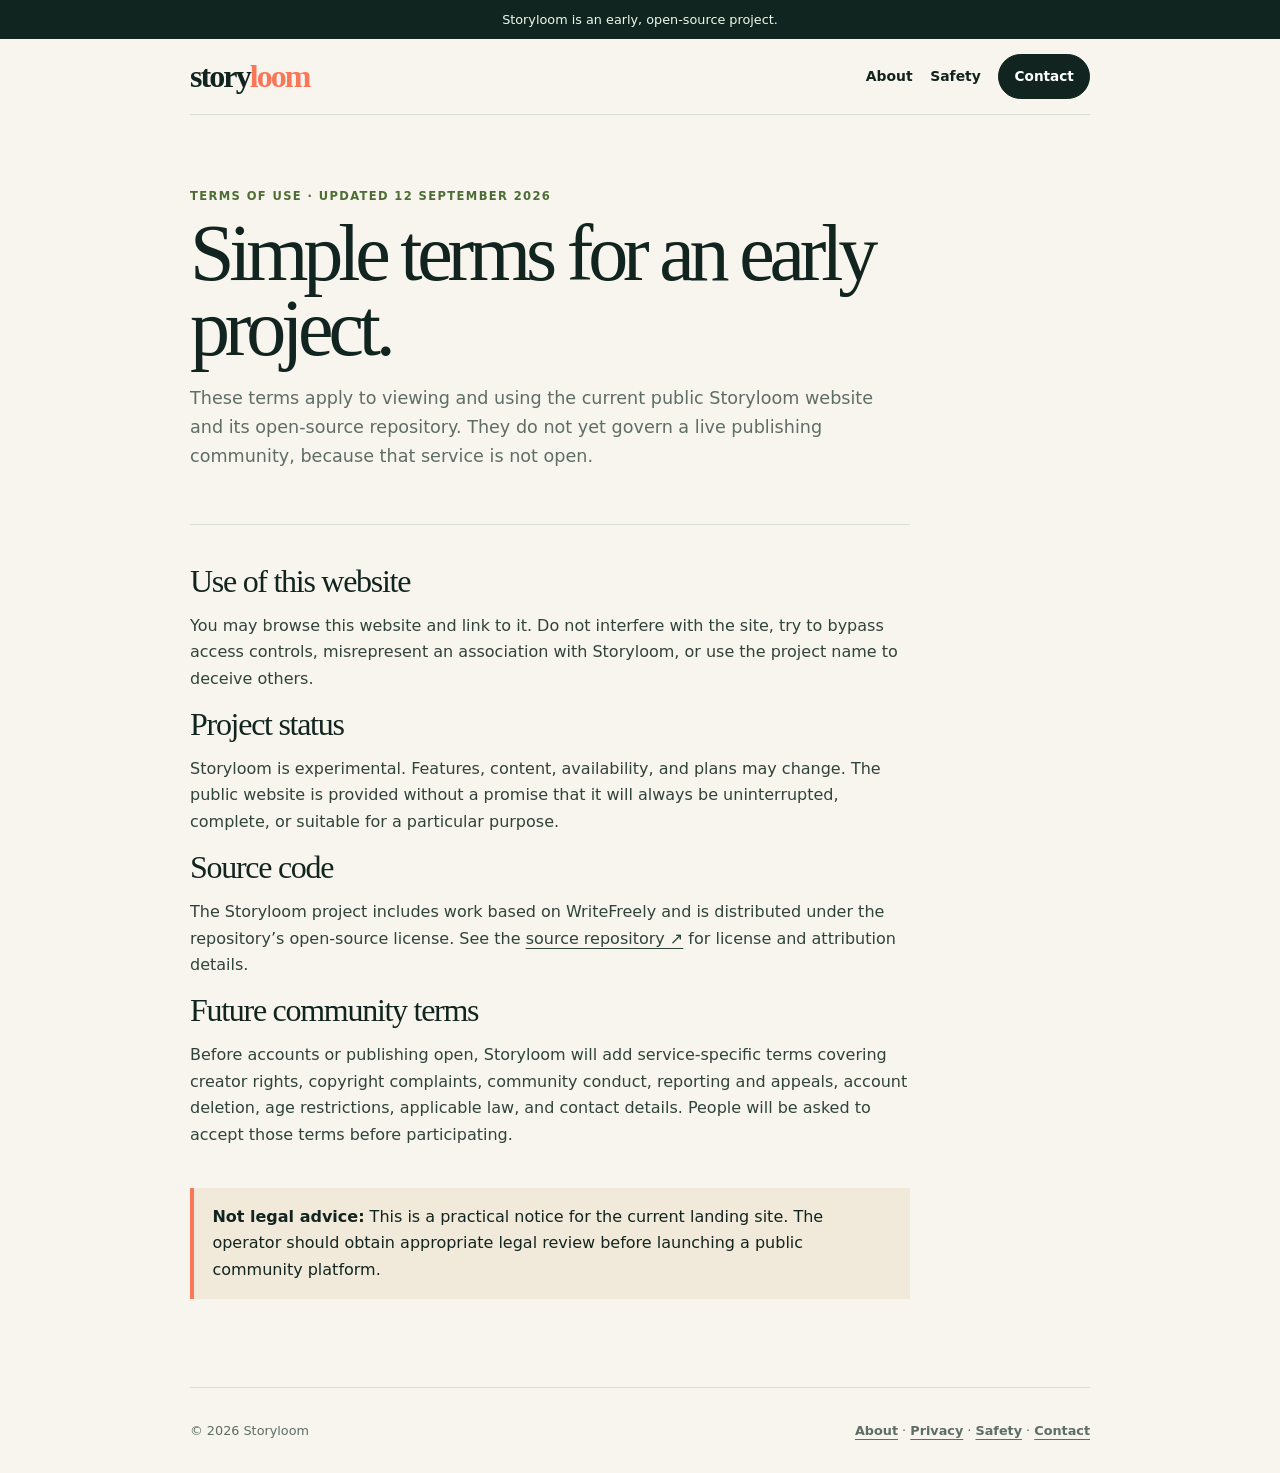
<file: site/terms.html>
<!doctype html><html lang="en"><head><meta charset="utf-8"><meta name="viewport" content="width=device-width, initial-scale=1"><meta name="description" content="Terms for using the current Storyloom public website."><meta name="robots" content="index,follow"><link rel="canonical" href="https://dhruvguptaishere4050-creator.github.io/storyloom/terms.html"><link rel="icon" href="favicon.svg" type="image/svg+xml"><link rel="stylesheet" href="info.css"><title>Terms of use — Storyloom</title></head><body><a class="skip" href="#main">Skip to content</a><div class="topbar">Storyloom is an early, open-source project.</div><header class="wrap site-header"><a class="logo" href="./" aria-label="Storyloom home">story<span>loom</span></a><nav aria-label="Main navigation"><a href="about.html">About</a><a href="safety.html">Safety</a><a class="button" href="contact.html">Contact</a></nav></header><main class="wrap" id="main"><section class="hero"><div class="eyebrow">Terms of use · Updated 12 September 2026</div><h1>Simple terms for an early project.</h1><p>These terms apply to viewing and using the current public Storyloom website and its open-source repository. They do not yet govern a live publishing community, because that service is not open.</p></section><article><h2>Use of this website</h2><p>You may browse this website and link to it. Do not interfere with the site, try to bypass access controls, misrepresent an association with Storyloom, or use the project name to deceive others.</p><h2>Project status</h2><p>Storyloom is experimental. Features, content, availability, and plans may change. The public website is provided without a promise that it will always be uninterrupted, complete, or suitable for a particular purpose.</p><h2>Source code</h2><p>The Storyloom project includes work based on WriteFreely and is distributed under the repository’s open-source license. See the <a href="https://github.com/dhruvguptaishere4050-creator/storyloom" target="_blank" rel="noreferrer">source repository ↗</a> for license and attribution details.</p><h2>Future community terms</h2><p>Before accounts or publishing open, Storyloom will add service-specific terms covering creator rights, copyright complaints, community conduct, reporting and appeals, account deletion, age restrictions, applicable law, and contact details. People will be asked to accept those terms before participating.</p></article><div class="notice"><strong>Not legal advice:</strong> This is a practical notice for the current landing site. The operator should obtain appropriate legal review before launching a public community platform.</div></main><footer class="wrap site-footer"><span>© 2026 Storyloom</span><span><a href="about.html">About</a> · <a href="privacy.html">Privacy</a> · <a href="safety.html">Safety</a> · <a href="contact.html">Contact</a></span></footer></body></html>
</file>
<file: site/app/app.css>
:root{--ink:#12241f;--night:#10251f;--paper:#f7f5ed;--card:#fffdf7;--mint:#c7f080;--coral:#fa7658;--line:#d9ddd3;--muted:#5e6d66;--serif:Georgia,'Times New Roman',serif;--sans:Inter,ui-sans-serif,system-ui,-apple-system,'Segoe UI',sans-serif}*{box-sizing:border-box}body{margin:0;background:var(--paper);color:var(--ink);font:16px/1.55 var(--sans)}a{color:inherit;text-underline-offset:4px}.skip{position:absolute;left:-999px;top:0;background:var(--night);color:#fff;padding:.7rem;z-index:5}.skip:focus{left:1rem;top:1rem}.site-header,main,footer{width:min(1180px,calc(100% - 40px));margin-inline:auto}.site-header{height:76px;display:flex;align-items:center;justify-content:space-between;border-bottom:1px solid var(--line);gap:1rem}.logo{font:800 2rem/1 var(--serif);letter-spacing:-.06em;text-decoration:none}.logo span{color:var(--coral)}nav{display:flex;align-items:center;gap:.7rem;font-size:.88rem;font-weight:800}.button{border:1px solid var(--ink);background:var(--ink);color:#fff;border-radius:999px;padding:.68rem 1rem;font:800 .86rem var(--sans);cursor:pointer;text-decoration:none}.button:hover,.button:focus-visible{box-shadow:0 4px 0 var(--coral);transform:translateY(-1px)}.button.outline{background:transparent;color:var(--ink)}main{padding:4.5rem 0}.hero{display:grid;grid-template-columns:1fr .58fr;gap:3.5rem;align-items:end;padding-bottom:3.5rem}.eyebrow{font-size:.72rem;font-weight:900;color:#4e6d35;letter-spacing:.12em;text-transform:uppercase}.hero h1{font:normal clamp(3.4rem,8vw,6.7rem)/.88 var(--serif);letter-spacing:-.08em;margin:.7rem 0 1.2rem}.hero h1 em{color:var(--coral)}.hero p,.muted{color:var(--muted)}.reader-note{background:var(--mint);padding:1.4rem;rotate:1.2deg;box-shadow:8px 8px 0 var(--ink)}.reader-note p{font:normal 1.45rem/1.12 var(--serif);color:var(--ink)}.reader-note small{font-size:.72rem;font-weight:800}.notice{background:#fff0dd;border-left:4px solid var(--coral);padding:1rem;margin:0 0 1.5rem}.toolbar{display:flex;align-items:center;gap:.8rem;border-block:1px solid var(--line);padding:1rem 0;margin-bottom:2.5rem}.search-label{font-size:.8rem;font-weight:800}.toolbar input{min-width:0;flex:1;border:1px solid var(--line);border-radius:4px;background:var(--card);padding:.65rem;font:inherit}.text-button{border:0;background:transparent;color:var(--ink);font:800 .85rem var(--sans);text-decoration:underline;cursor:pointer}.layout{display:grid;grid-template-columns:minmax(0,1.5fr) minmax(270px,.7fr);gap:2.3rem}.section-heading{display:flex;justify-content:space-between;align-items:end;gap:1rem;margin-bottom:1.2rem}.section-heading h2,.panel h2{font:normal 2rem/1 var(--serif);letter-spacing:-.04em;margin:.35rem 0}.section-heading span{font-size:.8rem;color:var(--muted)}.story-list{display:grid;grid-template-columns:repeat(2,minmax(0,1fr));gap:1rem}.story-card{border:1px solid var(--line);background:var(--card);padding:1.1rem;text-align:left;cursor:pointer;min-height:200px}.story-card:hover,.story-card:focus-visible{outline:3px solid var(--mint);outline-offset:2px}.story-card small{font-size:.7rem;font-weight:800;letter-spacing:.07em;text-transform:uppercase;color:#58703d}.story-card h3{font:normal 1.65rem/1 var(--serif);margin:.75rem 0}.story-card p{font-size:.86rem;color:var(--muted);margin:.35rem 0}.panel{border:1px solid var(--line);background:var(--card);padding:1.35rem}.detail{position:sticky;top:1rem;align-self:start;max-height:calc(100vh - 2rem);overflow:auto}.detail h2{font:normal 2.2rem/.96 var(--serif);letter-spacing:-.05em;margin:.6rem 0}.story-body{white-space:pre-wrap;line-height:1.75}.comment{border-top:1px solid var(--line);padding:.8rem 0}.comment strong{font-size:.85rem}.comment p{margin:.3rem 0;white-space:pre-wrap}.detail form,.panel form{display:grid;gap:.8rem;margin-top:1rem}label{display:grid;gap:.35rem;font-size:.82rem;font-weight:800}input,textarea,select{border:1px solid var(--line);border-radius:4px;background:#fff;padding:.65rem;color:var(--ink);font:inherit}textarea{resize:vertical}.review-row,.detail-actions{display:flex;flex-wrap:wrap;gap:.6rem;align-items:center;margin-top:1rem}.review-row select{width:auto}.setup{max-width:720px;margin-bottom:2rem}.dialog{width:min(460px,calc(100% - 32px));border:0;padding:0;background:transparent}.dialog::backdrop{background:rgb(10 25 20/.65)}.dialog-box{position:relative;background:var(--card);padding:2rem;box-shadow:9px 9px 0 var(--mint);display:grid;gap:.85rem}.dialog h2{font:normal 2.2rem/1 var(--serif);margin:0}.close{position:absolute;top:.5rem;right:.7rem;border:0;background:transparent;font-size:1.8rem;cursor:pointer}.moderation-item{border-top:1px solid var(--line);padding:.9rem 0}.moderation-item h3{margin:0;font:normal 1.35rem var(--serif)}footer{border-top:1px solid var(--line);padding:2rem 0;display:flex;justify-content:space-between;gap:1rem;flex-wrap:wrap;color:var(--muted);font-size:.8rem}@media(max-width:760px){.site-header,main,footer{width:min(100% - 32px,1180px)}nav a{display:none}.hero,.layout{grid-template-columns:1fr}.hero{padding-top:1rem;gap:2rem}.reader-note{max-width:360px}.detail{position:static;max-height:none;order:-1}.story-list{grid-template-columns:1fr}main{padding:3rem 0}}@media(prefers-reduced-motion:reduce){*{transition:none!important}}
</file>
<file: site/app/visibility.css>
[hidden] {
  display: none !important;
}
</file>
<file: site/info.css>
:root{--ink:#12241f;--night:#10251f;--paper:#f7f5ed;--card:#fffdf7;--mint:#c7f080;--coral:#fa7658;--line:#d9ddd3;--muted:#5e6d66;--serif:Georgia,'Times New Roman',serif;--sans:Inter,ui-sans-serif,system-ui,-apple-system,'Segoe UI',sans-serif}*{box-sizing:border-box}html{scroll-behavior:smooth}body{margin:0;background:var(--paper);color:var(--ink);font:16px/1.65 var(--sans)}a{color:inherit;text-underline-offset:4px}.wrap{width:min(900px,calc(100% - 40px));margin-inline:auto}.skip{position:absolute;left:-999px;top:0;background:var(--ink);color:white;padding:.75rem;z-index:5}.skip:focus{left:1rem;top:1rem}.topbar{background:var(--night);color:#eef9ec;text-align:center;padding:.55rem 1rem;font-size:.8rem}.topbar a{font-weight:800}.site-header{min-height:76px;display:flex;justify-content:space-between;align-items:center;border-bottom:1px solid var(--line);gap:1rem}.logo{font:800 2rem/1 var(--serif);letter-spacing:-.06em;text-decoration:none}.logo span{color:var(--coral)}nav{display:flex;gap:1.1rem;align-items:center;font-size:.87rem;font-weight:800}nav a{text-decoration:none}.button{display:inline-flex;align-items:center;justify-content:center;border:1px solid var(--ink);background:var(--ink);color:#fff;border-radius:999px;padding:.65rem .95rem;text-decoration:none;font-size:.85rem;font-weight:800}.button:hover,.button:focus-visible{box-shadow:0 4px 0 var(--coral);transform:translateY(-1px)}main{padding:4.5rem 0 3.5rem}.eyebrow{font-size:.72rem;color:#4e6d35;font-weight:900;letter-spacing:.12em;text-transform:uppercase}.hero{max-width:720px;border-bottom:1px solid var(--line);padding-bottom:2.2rem}.hero h1{font:normal clamp(2.8rem,7vw,5rem)/.94 var(--serif);letter-spacing:-.065em;margin:.65rem 0 1rem}.hero p{font-size:1.1rem;color:var(--muted)}article{max-width:720px;margin:2.5rem 0}article h2{font:normal 2rem/1 var(--serif);letter-spacing:-.04em;margin:0 0 .85rem}article h3{font:800 1rem var(--sans);margin:1.4rem 0 .35rem}p,li{color:#30433b}.notice{max-width:720px;background:#f1eadb;border-left:4px solid var(--coral);padding:1rem 1.15rem;margin:2rem 0}.notice strong{color:var(--ink)}.cards{display:grid;grid-template-columns:repeat(2,1fr);gap:1rem;max-width:720px}.card{border:1px solid var(--line);background:var(--card);padding:1.2rem}.card h2{font:normal 1.6rem/1 var(--serif);margin:.3rem 0 .6rem}.card p{font-size:.9rem;margin:0}.site-footer{border-top:1px solid var(--line);padding:2rem 0;display:flex;justify-content:space-between;gap:1rem;flex-wrap:wrap;color:var(--muted);font-size:.8rem}.site-footer a{font-weight:800}@media(max-width:650px){.wrap{width:min(100% - 32px,900px)}nav a:not(.button){display:none}main{padding-top:3rem}.cards{grid-template-columns:1fr}}@media(prefers-reduced-motion:reduce){html{scroll-behavior:auto}*{transition:none!important}}
</file>
